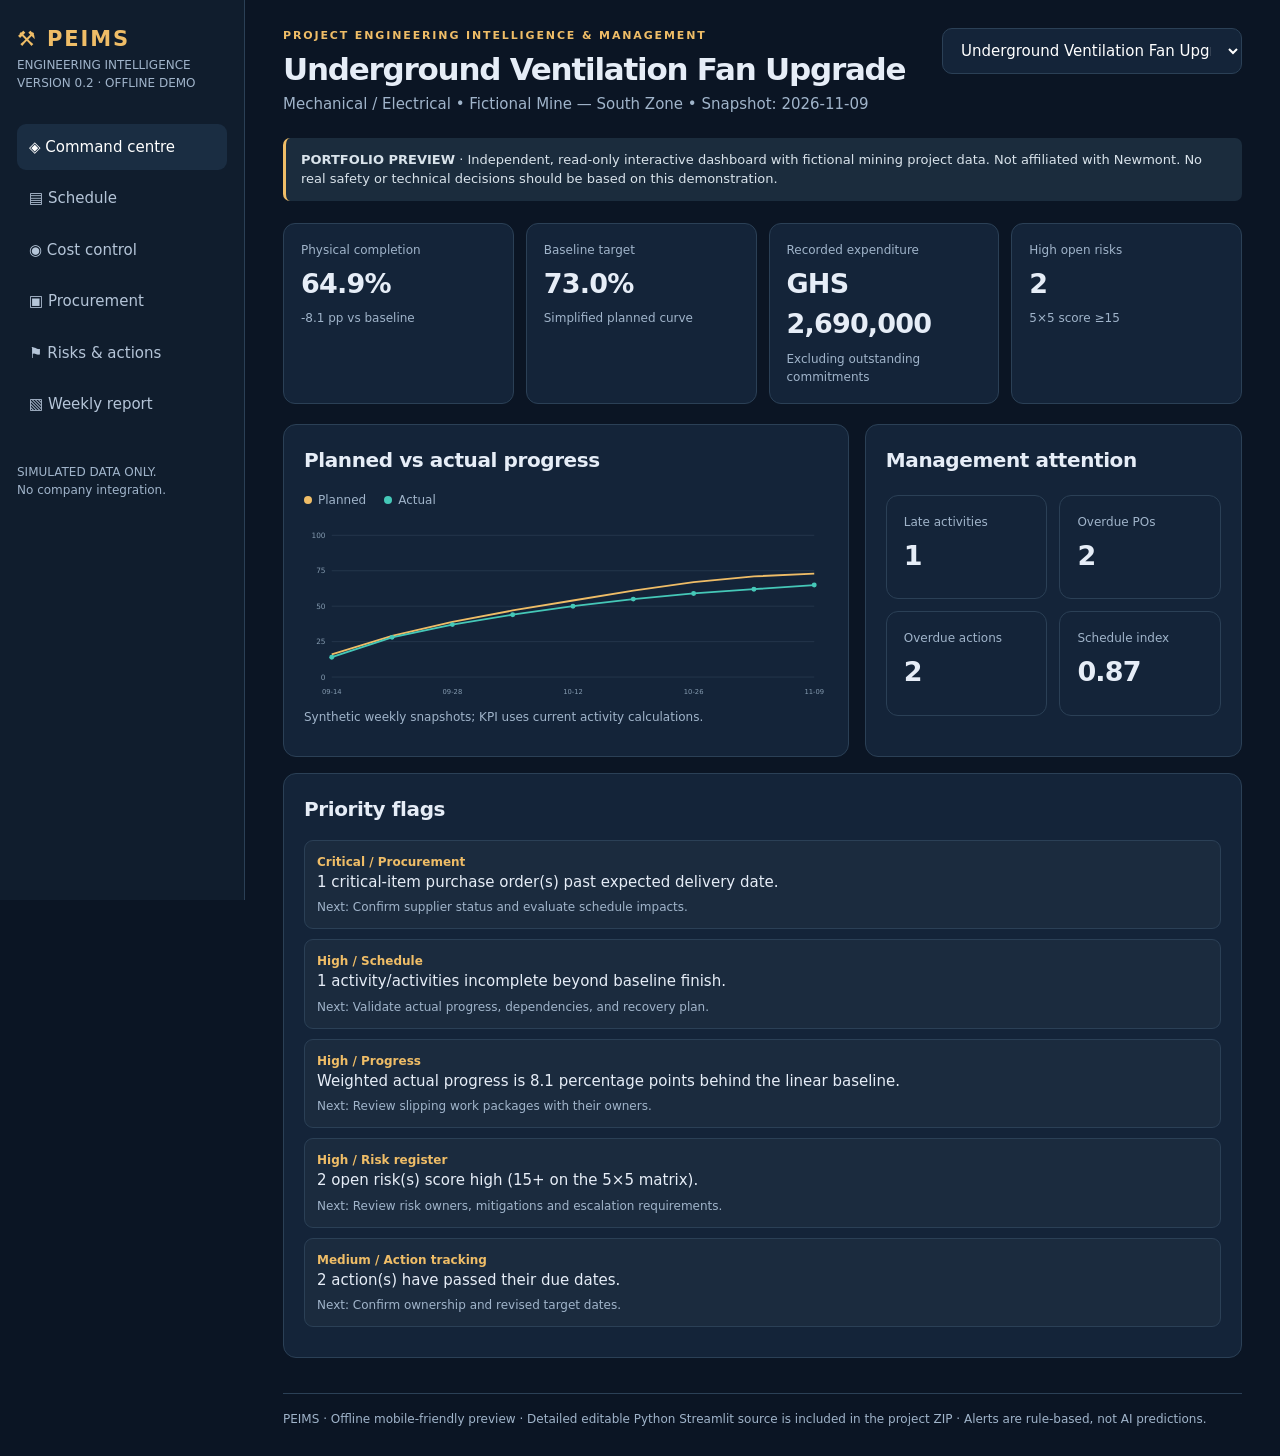
<file: index.html>
<!DOCTYPE html>
<html lang="en"><head><meta charset="utf-8"/><meta name="viewport" content="width=device-width,initial-scale=1"/><title>PEIMS | Offline Dashboard Preview</title>
<style>
:root{--bg:#0b1524;--panel:#142439;--panel2:#1a2d42;--line:#2b4056;--text:#e6edf7;--muted:#a0b4ca;--gold:#efbd67;--teal:#45c8b8;--rose:#f07e79}
*{box-sizing:border-box}body{margin:0;background:var(--bg);color:var(--text);font:15px/1.5 system-ui,-apple-system,Segoe UI,Arial}button,select{font:inherit}button{cursor:pointer}
.wrapper{display:flex;min-height:100vh}.side{background:#101d2d;border-right:1px solid var(--line);width:245px;flex:0 0 245px;padding:24px 17px;position:sticky;top:0;align-self:flex-start;height:100vh}.brand{font-size:21px;font-weight:850;letter-spacing:.09em;color:var(--gold)}.small{font-size:12px;color:var(--muted)}.nav{margin-top:32px;display:grid;gap:5px}.nav button{border:0;border-radius:9px;padding:12px;text-align:left;color:#b5c5d8;background:transparent}.nav button:hover,.nav button.active{background:var(--panel2);color:white}.main{padding:28px 38px;flex:1;min-width:0;max-width:1500px}.eyebrow{font-size:11px;letter-spacing:.17em;color:var(--gold);font-weight:850}.header{display:flex;align-items:flex-start;justify-content:space-between;gap:20px;flex-wrap:wrap}h1{font-size:31px;margin:6px 0 2px;letter-spacing:-.04em;line-height:1.18}h2{font-size:20px;letter-spacing:-.02em;margin:0 0 16px}h3{font-size:16px;margin:0 0 12px}.description{color:var(--muted);margin:6px 0 0}.selector{background:var(--panel);color:white;border:1px solid var(--line);padding:12px 14px;border-radius:10px;max-width:300px}.notice{padding:12px 15px;background:#1b2c3d;border-left:3px solid var(--gold);color:#d9e3eb;border-radius:7px;margin:22px 0;font-size:13px}.stats{display:grid;grid-template-columns:repeat(4,minmax(0,1fr));gap:12px;margin:20px 0}.stat{background:var(--panel);border:1px solid var(--line);padding:17px;border-radius:12px;min-width:0}.stat .label{font-size:12px;color:var(--muted)}.stat .value{font-size:27px;font-weight:800;margin:5px 0;letter-spacing:-.03em}.stat .foot{color:var(--muted);font-size:12px}.grid{display:grid;grid-template-columns:minmax(0,1.5fr) minmax(280px,1fr);gap:16px;margin-top:16px}.panel{background:var(--panel);border:1px solid var(--line);border-radius:13px;padding:20px;min-width:0}.panel + .panel{margin:0}.chart{width:100%;height:auto}.legend{display:flex;gap:18px;color:var(--muted);font-size:12px;margin-bottom:14px}.dot{display:inline-block;width:8px;height:8px;border-radius:9px;margin-right:6px}.alert{border:1px solid var(--line);background:#1b2b3e;border-radius:9px;padding:12px;margin-bottom:10px}.alert .sev{color:var(--gold);font-weight:750;font-size:12px}.alert .hint{color:var(--muted);font-size:12px;margin-top:5px}.barrow{display:grid;grid-template-columns:minmax(140px,1.5fr) minmax(130px,2fr) 72px;gap:14px;align-items:center;border-bottom:1px solid var(--line);padding:12px 0;font-size:13px}.bars{position:relative;display:grid;gap:3px}.track{height:8px;border-radius:8px;background:#253950;overflow:hidden}.fill{height:100%;border-radius:8px}.fill.gold{background:var(--gold)}.fill.teal{background:var(--teal)}.num{color:var(--muted);font-variant-numeric:tabular-nums;text-align:right}.table-scroll{overflow:auto}.data-table{border-collapse:collapse;width:100%;font-size:13px;min-width:700px}.data-table th{text-align:left;font-size:11px;text-transform:uppercase;letter-spacing:.06em;color:var(--muted);background:#1a2b40;padding:12px}.data-table td{padding:12px;border-bottom:1px solid var(--line);vertical-align:top}.badge{display:inline-block;padding:3px 8px;border-radius:6px;background:#294655;font-size:12px}.badge.bad{background:#513438;color:#ffc0b7}.badge.warn{background:#534427;color:#ffe0a4}.button{padding:11px 16px;border:1px solid #d7ac68;color:#172131;background:#e5b86d;border-radius:9px;font-weight:750}.report{white-space:pre-wrap;color:#ccd9e6;font:13px/1.65 ui-monospace,SFMono-Regular,Consolas,monospace;max-height:650px;overflow:auto}.footer{font-size:12px;color:var(--muted);border-top:1px solid var(--line);margin-top:35px;padding-top:16px}.mobiletabs{display:none}
@media(max-width:1000px){.side{width:195px;flex-basis:195px}.main{padding:22px}.stats{grid-template-columns:repeat(2,minmax(0,1fr))}.grid{grid-template-columns:1fr}}
@media(max-width:650px){.wrapper{display:block}.side{display:none}.main{padding:20px 14px}.stats{gap:9px}.stat{padding:13px}.stat .value{font-size:22px}.header{display:block}.header select{margin-top:15px;width:100%;max-width:none}.mobiletabs{display:flex;gap:8px;overflow:auto;margin:18px 0}.mobiletabs button{padding:9px 12px;white-space:nowrap;border-radius:8px;background:var(--panel);color:var(--text);border:1px solid var(--line)}.mobiletabs button.active{border-color:var(--gold);color:var(--gold)}.barrow{grid-template-columns:1fr 1fr 55px;gap:8px;font-size:11px}h1{font-size:26px}}
</style></head><body><div class="wrapper"><aside class="side"><div class="brand">⚒ PEIMS</div><div class="small">ENGINEERING INTELLIGENCE<br>VERSION 0.2 · OFFLINE DEMO</div><nav class="nav" id="desktopNav"></nav><div class="small" style="margin-top:35px">SIMULATED DATA ONLY.<br>No company integration.</div></aside><main class="main"><header class="header"><div><div class="eyebrow">PROJECT ENGINEERING INTELLIGENCE & MANAGEMENT</div><h1 id="projectName">Project overview</h1><p class="description" id="projectDesc"></p></div><select id="projectSelect" class="selector" aria-label="Choose project"></select></header><div class="notice"><b>PORTFOLIO PREVIEW</b> · Independent, read-only interactive dashboard with fictional mining project data. Not affiliated with Newmont. No real safety or technical decisions should be based on this demonstration.</div><nav class="mobiletabs" id="mobileNav"></nav><div id="content"></div><footer class="footer">PEIMS · Offline mobile-friendly preview · Detailed editable Python Streamlit source is included in the project ZIP · Alerts are rule-based, not AI predictions.</footer></main></div><script>
const PROJECTS={"UGV-001": {"info": {"project_id": "UGV-001", "project_name": "Underground Ventilation Fan Upgrade", "type": "Mechanical / Electrical", "location": "Fictional Mine — South Zone", "manager": "Project Engineer (Demo)", "snapshot_date": "2026-11-09", "currency": "GHS"}, "kpi": {"budget": 4250000.0, "actual_cost": 2690000.0, "committed_cost": 612000.0, "earned_value": 2585000.0, "planned_value": 2986200.0, "remaining_budget": 1560000.0, "cost_variance": -105000.0, "schedule_variance_value": -401200.0, "cpi": 0.9609665427509294, "spi": 0.865648650458777, "actual_pct": 64.9, "planned_pct": 72.991, "progress_gap": -8.090999999999994, "late_activities": 1, "slipping_activities": 3, "overdue_po": 2, "critical_overdue_po": 1, "open_high_risks": 2, "overdue_actions": 2}, "alerts": [{"severity": "Critical", "area": "Procurement", "message": "1 critical-item purchase order(s) past expected delivery date.", "next": "Confirm supplier status and evaluate schedule impacts."}, {"severity": "High", "area": "Schedule", "message": "1 activity/activities incomplete beyond baseline finish.", "next": "Validate actual progress, dependencies, and recovery plan."}, {"severity": "High", "area": "Progress", "message": "Weighted actual progress is 8.1 percentage points behind the linear baseline.", "next": "Review slipping work packages with their owners."}, {"severity": "High", "area": "Risk register", "message": "2 open risk(s) score high (15+ on the 5×5 matrix).", "next": "Review risk owners, mitigations and escalation requirements."}, {"severity": "Medium", "area": "Action tracking", "message": "2 action(s) have passed their due dates.", "next": "Confirm ownership and revised target dates."}], "report": "# PEIMS | Weekly Project Controls Report\n\n**Project:** Underground Ventilation Fan Upgrade\n**Reporting snapshot:** 09 November 2026\n**Location:** Fictional Mine — South Zone\n**Data classification:** FICTIONAL DEMONSTRATION DATA — not an official mine report\n\n## Executive overview\n- Weighted physical progress: **64.9%** actual vs **73.0%** baseline (gap **-8.1 percentage points**).\n- Approved baseline budget: **GHS 4,250,000**; recorded actual costs: **GHS 2,690,000**.\n- Earned value (EV): **GHS 2,585,000**; planned value (PV): **GHS 2,986,200**.\n- CPI: **0.96**; SPI: **0.87**.\n\n## Priority flags (rule-based)\n- **Critical | Procurement** — 1 critical-item purchase order(s) past expected delivery date. **Suggested follow-up:** Confirm supplier status and evaluate schedule impacts.\n- **High | Schedule** — 1 activity/activities incomplete beyond baseline finish. **Suggested follow-up:** Validate actual progress, dependencies, and recovery plan.\n- **High | Progress** — Weighted actual progress is 8.1 percentage points behind the linear baseline. **Suggested follow-up:** Review slipping work packages with their owners.\n- **High | Risk register** — 2 open risk(s) score high (15+ on the 5×5 matrix). **Suggested follow-up:** Review risk owners, mitigations and escalation requirements.\n- **Medium | Action tracking** — 2 action(s) have passed their due dates. **Suggested follow-up:** Confirm ownership and revised target dates.\n\n## Activities requiring attention\n- V05 — Mechanical fan installation: 40% actual vs 61% planned (-20.9 pp); owner Mechanical Contractor.\n- V03 — Main fan package procurement: 85% actual vs 100% planned (-15.0 pp); owner Procurement Lead.\n- V06 — Cable containment and cabling: 60% actual vs 74% planned (-13.8 pp); owner Electrical Contractor.\n\n## Critical deliveries outstanding\n- VPO-103 — Instrumentation and sensors: 5 day(s) past expected date; critical=No.\n- VPO-101 — Ventilation fan rotor and housing: 4 day(s) past expected date; critical=Yes.\n\n## Open high risks and overdue actions\n- Risk VR01 (score 20): Main fan shipment may delay mechanical installation — Confirm shipping milestones and evaluate approved resequencing\n- Risk VR03 (score 15): Restricted underground work access — Coordinate permits and approved access plan\n- Overdue action VA01: Obtain confirmed fan delivery evidence (owner: Procurement Lead).\n- Overdue action VA03: Approve instrumentation termination drawings (owner: Electrical Engineer).\n\n## Methodology and caveats\n- Planned physical progress assumes linear completion between each activity's baseline start and finish; production schedules normally require approved time-phased progress curves.\n- Overall physical progress is weighted by activity weight, while EV and PV are weighted by baseline budget; these measures can differ.\n- EV = sum(activity budget × actual completion fraction). PV = sum(activity budget × planned completion fraction). AC = sum recorded actual costs.\n- CPI = EV / AC and SPI = EV / PV. These ratios depend on the accuracy of input progress and cost records.\n- Alerts are deterministic threshold checks, not AI predictions or safety approvals.\n- Verify data, field conditions, controls and decisions with authorized personnel before any operational use.\n", "activities": [{"activity_id": "V01", "project_id": "UGV-001", "wbs": 1.1, "activity": "Engineering design review", "owner": "Design Team", "start_date": "2026-08-20T00:00:00.000", "finish_date": "2026-09-05T00:00:00.000", "weight": 8, "actual_pct": 100, "baseline_budget": 250000, "actual_cost": 245000, "committed_cost": 0, "planned_pct": 100.0, "variance_pp": 0.0, "earned_value": 250000.0, "planned_value": 250000.0, "is_late": false, "is_at_risk": false}, {"activity_id": "V02", "project_id": "UGV-001", "wbs": 1.2, "activity": "Survey and concrete foundations", "owner": "Civil Contractor", "start_date": "2026-08-26T00:00:00.000", "finish_date": "2026-09-25T00:00:00.000", "weight": 15, "actual_pct": 100, "baseline_budget": 480000, "actual_cost": 505000, "committed_cost": 12000, "planned_pct": 100.0, "variance_pp": 0.0, "earned_value": 480000.0, "planned_value": 480000.0, "is_late": false, "is_at_risk": false}, {"activity_id": "V03", "project_id": "UGV-001", "wbs": 2.1, "activity": "Main fan package procurement", "owner": "Procurement Lead", "start_date": "2026-08-25T00:00:00.000", "finish_date": "2026-10-25T00:00:00.000", "weight": 22, "actual_pct": 85, "baseline_budget": 1100000, "actual_cost": 900000, "committed_cost": 100000, "planned_pct": 100.0, "variance_pp": -15.0, "earned_value": 935000.0, "planned_value": 1100000.0, "is_late": true, "is_at_risk": true}, {"activity_id": "V04", "project_id": "UGV-001", "wbs": 2.2, "activity": "MCC and electrical design", "owner": "Electrical Engineer", "start_date": "2026-09-05T00:00:00.000", "finish_date": "2026-09-30T00:00:00.000", "weight": 10, "actual_pct": 100, "baseline_budget": 300000, "actual_cost": 320000, "committed_cost": 0, "planned_pct": 100.0, "variance_pp": 0.0, "earned_value": 300000.0, "planned_value": 300000.0, "is_late": false, "is_at_risk": false}, {"activity_id": "V05", "project_id": "UGV-001", "wbs": 3.1, "activity": "Mechanical fan installation", "owner": "Mechanical Contractor", "start_date": "2026-10-27T00:00:00.000", "finish_date": "2026-11-18T00:00:00.000", "weight": 15, "actual_pct": 40, "baseline_budget": 800000, "actual_cost": 410000, "committed_cost": 270000, "planned_pct": 60.9, "variance_pp": -20.9, "earned_value": 320000.0, "planned_value": 487200.0, "is_late": false, "is_at_risk": true}, {"activity_id": "V06", "project_id": "UGV-001", "wbs": 3.2, "activity": "Cable containment and cabling", "owner": "Electrical Contractor", "start_date": "2026-10-10T00:00:00.000", "finish_date": "2026-11-20T00:00:00.000", "weight": 12, "actual_pct": 60, "baseline_budget": 500000, "actual_cost": 310000, "committed_cost": 90000, "planned_pct": 73.8, "variance_pp": -13.8, "earned_value": 300000.0, "planned_value": 369000.0, "is_late": false, "is_at_risk": true}, {"activity_id": "V07", "project_id": "UGV-001", "wbs": 3.3, "activity": "Protection and controls integration", "owner": "Controls Team", "start_date": "2026-11-10T00:00:00.000", "finish_date": "2026-12-05T00:00:00.000", "weight": 9, "actual_pct": 0, "baseline_budget": 420000, "actual_cost": 0, "committed_cost": 140000, "planned_pct": 0.0, "variance_pp": 0.0, "earned_value": 0.0, "planned_value": 0.0, "is_late": false, "is_at_risk": false}, {"activity_id": "V08", "project_id": "UGV-001", "wbs": 4.1, "activity": "Integrated testing and commissioning", "owner": "Commissioning Lead", "start_date": "2026-12-06T00:00:00.000", "finish_date": "2026-12-16T00:00:00.000", "weight": 6, "actual_pct": 0, "baseline_budget": 280000, "actual_cost": 0, "committed_cost": 0, "planned_pct": 0.0, "variance_pp": 0.0, "earned_value": 0.0, "planned_value": 0.0, "is_late": false, "is_at_risk": false}, {"activity_id": "V09", "project_id": "UGV-001", "wbs": 4.2, "activity": "Operator training and handover", "owner": "Operations Representative", "start_date": "2026-12-17T00:00:00.000", "finish_date": "2026-12-22T00:00:00.000", "weight": 3, "actual_pct": 0, "baseline_budget": 120000, "actual_cost": 0, "committed_cost": 0, "planned_pct": 0.0, "variance_pp": 0.0, "earned_value": 0.0, "planned_value": 0.0, "is_late": false, "is_at_risk": false}], "procurement": [{"po_id": "VPO-101", "project_id": "UGV-001", "item": "Ventilation fan rotor and housing", "supplier": "Vendor A (fictional)", "expected_date": "2026-11-05T00:00:00.000", "received_date": null, "po_value": 860000, "critical": "Yes", "status": "In transit", "received": false, "overdue": true, "days_late": 4}, {"po_id": "VPO-102", "project_id": "UGV-001", "item": "Motor control centre", "supplier": "Vendor B (fictional)", "expected_date": "2026-10-15T00:00:00.000", "received_date": "2026-10-14T00:00:00.000", "po_value": 290000, "critical": "Yes", "status": "Received", "received": true, "overdue": false, "days_late": 0}, {"po_id": "VPO-103", "project_id": "UGV-001", "item": "Instrumentation and sensors", "supplier": "Vendor C (fictional)", "expected_date": "2026-11-04T00:00:00.000", "received_date": null, "po_value": 90000, "critical": "No", "status": "In transit", "received": false, "overdue": true, "days_late": 5}, {"po_id": "VPO-104", "project_id": "UGV-001", "item": "Protection relay panel", "supplier": "Vendor D (fictional)", "expected_date": "2026-11-19T00:00:00.000", "received_date": null, "po_value": 185000, "critical": "Yes", "status": "Ordered", "received": false, "overdue": false, "days_late": 0}, {"po_id": "VPO-105", "project_id": "UGV-001", "item": "Spare drive belts and coupling", "supplier": "Vendor E (fictional)", "expected_date": "2026-11-22T00:00:00.000", "received_date": null, "po_value": 45000, "critical": "No", "status": "Ordered", "received": false, "overdue": false, "days_late": 0}], "risks": [{"risk_id": "VR01", "project_id": "UGV-001", "risk": "Main fan shipment may delay mechanical installation", "category": "Schedule", "probability": 4, "impact": 5, "owner": "Procurement Lead", "mitigation": "Confirm shipping milestones and evaluate approved resequencing", "status": "Open", "score": 20, "open": true, "level": "High"}, {"risk_id": "VR02", "project_id": "UGV-001", "risk": "Electrical interface mismatch during commissioning", "category": "Technical", "probability": 3, "impact": 4, "owner": "Electrical Engineer", "mitigation": "Conduct interface review with OEM and commissioning team", "status": "Open", "score": 12, "open": true, "level": "Medium"}, {"risk_id": "VR03", "project_id": "UGV-001", "risk": "Restricted underground work access", "category": "HSE / Access", "probability": 3, "impact": 5, "owner": "Site Superintendent", "mitigation": "Coordinate permits and approved access plan", "status": "Open", "score": 15, "open": true, "level": "High"}, {"risk_id": "VR04", "project_id": "UGV-001", "risk": "Foundation acceptance documentation outstanding", "category": "Quality", "probability": 2, "impact": 3, "owner": "Civil Contractor", "mitigation": "Close punch list with authorized inspector", "status": "Closed", "score": 6, "open": false, "level": "Low"}], "actions": [{"action_id": "VA01", "project_id": "UGV-001", "action": "Obtain confirmed fan delivery evidence", "owner": "Procurement Lead", "due_date": "2026-11-06T00:00:00.000", "priority": "High", "status": "Open", "source": "Supplier review", "closed": false, "overdue": true}, {"action_id": "VA02", "project_id": "UGV-001", "action": "Validate mechanical installation recovery plan", "owner": "Project Engineer", "due_date": "2026-11-10T00:00:00.000", "priority": "High", "status": "In progress", "source": "Weekly meeting", "closed": false, "overdue": false}, {"action_id": "VA03", "project_id": "UGV-001", "action": "Approve instrumentation termination drawings", "owner": "Electrical Engineer", "due_date": "2026-11-07T00:00:00.000", "priority": "Medium", "status": "Open", "source": "Design review", "closed": false, "overdue": true}, {"action_id": "VA04", "project_id": "UGV-001", "action": "Close MCC factory acceptance checklist", "owner": "Commissioning Lead", "due_date": "2026-11-04T00:00:00.000", "priority": "Medium", "status": "Closed", "source": "FAT", "closed": true, "overdue": false}, {"action_id": "VA05", "project_id": "UGV-001", "action": "Review underground work permit interface", "owner": "Site Superintendent", "due_date": "2026-11-12T00:00:00.000", "priority": "High", "status": "Open", "source": "HSE coordination", "closed": false, "overdue": false}], "history": [{"project_id": "UGV-001", "week_ending": "2026-09-14T00:00:00.000", "planned_pct": 16.0, "actual_pct": 14.0}, {"project_id": "UGV-001", "week_ending": "2026-09-21T00:00:00.000", "planned_pct": 29.0, "actual_pct": 28.0}, {"project_id": "UGV-001", "week_ending": "2026-09-28T00:00:00.000", "planned_pct": 39.0, "actual_pct": 37.0}, {"project_id": "UGV-001", "week_ending": "2026-10-05T00:00:00.000", "planned_pct": 47.0, "actual_pct": 44.0}, {"project_id": "UGV-001", "week_ending": "2026-10-12T00:00:00.000", "planned_pct": 54.0, "actual_pct": 50.0}, {"project_id": "UGV-001", "week_ending": "2026-10-19T00:00:00.000", "planned_pct": 61.0, "actual_pct": 55.0}, {"project_id": "UGV-001", "week_ending": "2026-10-26T00:00:00.000", "planned_pct": 67.0, "actual_pct": 59.0}, {"project_id": "UGV-001", "week_ending": "2026-11-02T00:00:00.000", "planned_pct": 71.0, "actual_pct": 62.0}, {"project_id": "UGV-001", "week_ending": "2026-11-09T00:00:00.000", "planned_pct": 73.0, "actual_pct": 64.9}]}, "DWP-002": {"info": {"project_id": "DWP-002", "project_name": "Dewatering Pump Station Upgrade", "type": "Electrical / Civil", "location": "Fictional Mine — East Zone", "manager": "Project Engineer (Demo)", "snapshot_date": "2026-11-09", "currency": "GHS"}, "kpi": {"budget": 2910000.0, "actual_cost": 1635000.0, "committed_cost": 540000.0, "earned_value": 1613500.0, "planned_value": 1834280.0, "remaining_budget": 1275000.0, "cost_variance": -21500.0, "schedule_variance_value": -220780.0, "cpi": 0.9868501529051987, "spi": 0.8796366966875286, "actual_pct": 58.7, "planned_pct": 65.63999999999999, "progress_gap": -6.9399999999999835, "late_activities": 0, "slipping_activities": 3, "overdue_po": 1, "critical_overdue_po": 1, "open_high_risks": 1, "overdue_actions": 1}, "alerts": [{"severity": "Critical", "area": "Procurement", "message": "1 critical-item purchase order(s) past expected delivery date.", "next": "Confirm supplier status and evaluate schedule impacts."}, {"severity": "High", "area": "Progress", "message": "Weighted actual progress is 6.9 percentage points behind the linear baseline.", "next": "Review slipping work packages with their owners."}, {"severity": "High", "area": "Risk register", "message": "1 open risk(s) score high (15+ on the 5×5 matrix).", "next": "Review risk owners, mitigations and escalation requirements."}, {"severity": "Medium", "area": "Action tracking", "message": "1 action(s) have passed their due dates.", "next": "Confirm ownership and revised target dates."}], "report": "# PEIMS | Weekly Project Controls Report\n\n**Project:** Dewatering Pump Station Upgrade\n**Reporting snapshot:** 09 November 2026\n**Location:** Fictional Mine — East Zone\n**Data classification:** FICTIONAL DEMONSTRATION DATA — not an official mine report\n\n## Executive overview\n- Weighted physical progress: **58.7%** actual vs **65.6%** baseline (gap **-6.9 percentage points**).\n- Approved baseline budget: **GHS 2,910,000**; recorded actual costs: **GHS 1,635,000**.\n- Earned value (EV): **GHS 1,613,500**; planned value (PV): **GHS 1,834,280**.\n- CPI: **0.99**; SPI: **0.88**.\n\n## Priority flags (rule-based)\n- **Critical | Procurement** — 1 critical-item purchase order(s) past expected delivery date. **Suggested follow-up:** Confirm supplier status and evaluate schedule impacts.\n- **High | Progress** — Weighted actual progress is 6.9 percentage points behind the linear baseline. **Suggested follow-up:** Review slipping work packages with their owners.\n- **High | Risk register** — 1 open risk(s) score high (15+ on the 5×5 matrix). **Suggested follow-up:** Review risk owners, mitigations and escalation requirements.\n- **Medium | Action tracking** — 1 action(s) have passed their due dates. **Suggested follow-up:** Confirm ownership and revised target dates.\n\n## Activities requiring attention\n- D05 — Electrical feeder design: 70% actual vs 90% planned (-20.0 pp); owner Electrical Engineer.\n- D03 — Pump and motor procurement: 75% actual vs 91% planned (-15.6 pp); owner Procurement Lead.\n- D04 — Sump excavation and civil works: 55% actual vs 66% planned (-10.6 pp); owner Civil Contractor.\n\n## Critical deliveries outstanding\n- DPO-201 — Duty pump and motor package: 2 day(s) past expected date; critical=Yes.\n\n## Open high risks and overdue actions\n- Risk DR01 (score 16): Pump package late at site — Confirm delivery, unloading arrangements and contingencies\n- Overdue action DA01: Verify pump motor supplier dispatch date (owner: Procurement Lead).\n\n## Methodology and caveats\n- Planned physical progress assumes linear completion between each activity's baseline start and finish; production schedules normally require approved time-phased progress curves.\n- Overall physical progress is weighted by activity weight, while EV and PV are weighted by baseline budget; these measures can differ.\n- EV = sum(activity budget × actual completion fraction). PV = sum(activity budget × planned completion fraction). AC = sum recorded actual costs.\n- CPI = EV / AC and SPI = EV / PV. These ratios depend on the accuracy of input progress and cost records.\n- Alerts are deterministic threshold checks, not AI predictions or safety approvals.\n- Verify data, field conditions, controls and decisions with authorized personnel before any operational use.\n", "activities": [{"activity_id": "D01", "project_id": "DWP-002", "wbs": 1.1, "activity": "Detailed pump system design", "owner": "Design Team", "start_date": "2026-10-01T00:00:00.000", "finish_date": "2026-10-15T00:00:00.000", "weight": 12, "actual_pct": 100, "baseline_budget": 200000, "actual_cost": 190000, "committed_cost": 0, "planned_pct": 100.0, "variance_pp": 0.0, "earned_value": 200000.0, "planned_value": 200000.0, "is_late": false, "is_at_risk": false}, {"activity_id": "D02", "project_id": "DWP-002", "wbs": 1.2, "activity": "Hydrological and survey verification", "owner": "Technical Team", "start_date": "2026-10-03T00:00:00.000", "finish_date": "2026-10-20T00:00:00.000", "weight": 8, "actual_pct": 100, "baseline_budget": 180000, "actual_cost": 205000, "committed_cost": 0, "planned_pct": 100.0, "variance_pp": 0.0, "earned_value": 180000.0, "planned_value": 180000.0, "is_late": false, "is_at_risk": false}, {"activity_id": "D03", "project_id": "DWP-002", "wbs": 2.1, "activity": "Pump and motor procurement", "owner": "Procurement Lead", "start_date": "2026-10-12T00:00:00.000", "finish_date": "2026-11-12T00:00:00.000", "weight": 28, "actual_pct": 75, "baseline_budget": 850000, "actual_cost": 620000, "committed_cost": 170000, "planned_pct": 90.6, "variance_pp": -15.6, "earned_value": 637500.0, "planned_value": 770100.0, "is_late": false, "is_at_risk": true}, {"activity_id": "D04", "project_id": "DWP-002", "wbs": 3.1, "activity": "Sump excavation and civil works", "owner": "Civil Contractor", "start_date": "2026-10-20T00:00:00.000", "finish_date": "2026-11-20T00:00:00.000", "weight": 20, "actual_pct": 55, "baseline_budget": 700000, "actual_cost": 410000, "committed_cost": 170000, "planned_pct": 65.6, "variance_pp": -10.6, "earned_value": 385000.0, "planned_value": 459199.9999999999, "is_late": false, "is_at_risk": true}, {"activity_id": "D05", "project_id": "DWP-002", "wbs": 3.2, "activity": "Electrical feeder design", "owner": "Electrical Engineer", "start_date": "2026-11-01T00:00:00.000", "finish_date": "2026-11-10T00:00:00.000", "weight": 7, "actual_pct": 70, "baseline_budget": 220000, "actual_cost": 130000, "committed_cost": 60000, "planned_pct": 90.0, "variance_pp": -20.0, "earned_value": 154000.0, "planned_value": 198000.0, "is_late": false, "is_at_risk": true}, {"activity_id": "D06", "project_id": "DWP-002", "wbs": 3.3, "activity": "Rising main pipework installation", "owner": "Mechanical Contractor", "start_date": "2026-11-08T00:00:00.000", "finish_date": "2026-12-05T00:00:00.000", "weight": 12, "actual_pct": 15, "baseline_budget": 380000, "actual_cost": 80000, "committed_cost": 100000, "planned_pct": 7.1, "variance_pp": 7.9, "earned_value": 57000.0, "planned_value": 26980.0, "is_late": false, "is_at_risk": false}, {"activity_id": "D07", "project_id": "DWP-002", "wbs": 4.1, "activity": "SCADA and controls integration", "owner": "Controls Team", "start_date": "2026-11-20T00:00:00.000", "finish_date": "2026-12-12T00:00:00.000", "weight": 6, "actual_pct": 0, "baseline_budget": 200000, "actual_cost": 0, "committed_cost": 40000, "planned_pct": 0.0, "variance_pp": 0.0, "earned_value": 0.0, "planned_value": 0.0, "is_late": false, "is_at_risk": false}, {"activity_id": "D08", "project_id": "DWP-002", "wbs": 4.2, "activity": "Testing and commissioning", "owner": "Commissioning Lead", "start_date": "2026-12-13T00:00:00.000", "finish_date": "2026-12-20T00:00:00.000", "weight": 7, "actual_pct": 0, "baseline_budget": 180000, "actual_cost": 0, "committed_cost": 0, "planned_pct": 0.0, "variance_pp": 0.0, "earned_value": 0.0, "planned_value": 0.0, "is_late": false, "is_at_risk": false}], "procurement": [{"po_id": "DPO-201", "project_id": "DWP-002", "item": "Duty pump and motor package", "supplier": "Vendor F (fictional)", "expected_date": "2026-11-07T00:00:00.000", "received_date": null, "po_value": 660000, "critical": "Yes", "status": "In transit", "received": false, "overdue": true, "days_late": 2}, {"po_id": "DPO-202", "project_id": "DWP-002", "item": "Rising main pipe sections", "supplier": "Vendor G (fictional)", "expected_date": "2026-11-16T00:00:00.000", "received_date": null, "po_value": 220000, "critical": "Yes", "status": "Ordered", "received": false, "overdue": false, "days_late": 0}, {"po_id": "DPO-203", "project_id": "DWP-002", "item": "Flow and level transmitters", "supplier": "Vendor H (fictional)", "expected_date": "2026-11-24T00:00:00.000", "received_date": null, "po_value": 65000, "critical": "No", "status": "Ordered", "received": false, "overdue": false, "days_late": 0}, {"po_id": "DPO-204", "project_id": "DWP-002", "item": "LV power distribution boards", "supplier": "Vendor I (fictional)", "expected_date": "2026-11-03T00:00:00.000", "received_date": "2026-11-02T00:00:00.000", "po_value": 180000, "critical": "Yes", "status": "Received", "received": true, "overdue": false, "days_late": 0}], "risks": [{"risk_id": "DR01", "project_id": "DWP-002", "risk": "Pump package late at site", "category": "Schedule", "probability": 4, "impact": 4, "owner": "Procurement Lead", "mitigation": "Confirm delivery, unloading arrangements and contingencies", "status": "Open", "score": 16, "open": true, "level": "High"}, {"risk_id": "DR02", "project_id": "DWP-002", "risk": "Insufficient sump water handling capacity", "category": "Technical", "probability": 2, "impact": 5, "owner": "Technical Team", "mitigation": "Verify duty point and redundancy against design requirements", "status": "Open", "score": 10, "open": true, "level": "Medium"}, {"risk_id": "DR03", "project_id": "DWP-002", "risk": "Pipework access conflict", "category": "HSE / Access", "probability": 3, "impact": 3, "owner": "Site Superintendent", "mitigation": "Review access plan and coordinate work fronts", "status": "Open", "score": 9, "open": true, "level": "Medium"}, {"risk_id": "DR04", "project_id": "DWP-002", "risk": "SCADA points not finalised", "category": "Interfaces", "probability": 2, "impact": 3, "owner": "Controls Team", "mitigation": "Approve I/O list before integration", "status": "Open", "score": 6, "open": true, "level": "Low"}], "actions": [{"action_id": "DA01", "project_id": "DWP-002", "action": "Verify pump motor supplier dispatch date", "owner": "Procurement Lead", "due_date": "2026-11-08T00:00:00.000", "priority": "High", "status": "Open", "source": "Supplier review", "closed": false, "overdue": true}, {"action_id": "DA02", "project_id": "DWP-002", "action": "Review sump civil progress measurements", "owner": "Project Engineer", "due_date": "2026-11-10T00:00:00.000", "priority": "Medium", "status": "In progress", "source": "Site meeting", "closed": false, "overdue": false}, {"action_id": "DA03", "project_id": "DWP-002", "action": "Confirm electrical feeder protection settings", "owner": "Electrical Engineer", "due_date": "2026-11-12T00:00:00.000", "priority": "High", "status": "Open", "source": "Electrical review", "closed": false, "overdue": false}, {"action_id": "DA04", "project_id": "DWP-002", "action": "Approve sensor I/O list", "owner": "Controls Team", "due_date": "2026-11-14T00:00:00.000", "priority": "Medium", "status": "Open", "source": "Design review", "closed": false, "overdue": false}, {"action_id": "DA05", "project_id": "DWP-002", "action": "Close hydrological survey report", "owner": "Technical Team", "due_date": "2026-10-20T00:00:00.000", "priority": "Low", "status": "Closed", "source": "Technical", "closed": true, "overdue": false}], "history": [{"project_id": "DWP-002", "week_ending": "2026-10-12T00:00:00.000", "planned_pct": 13.0, "actual_pct": 12.0}, {"project_id": "DWP-002", "week_ending": "2026-10-19T00:00:00.000", "planned_pct": 26.0, "actual_pct": 26.0}, {"project_id": "DWP-002", "week_ending": "2026-10-26T00:00:00.000", "planned_pct": 39.0, "actual_pct": 37.0}, {"project_id": "DWP-002", "week_ending": "2026-11-02T00:00:00.000", "planned_pct": 52.0, "actual_pct": 48.0}, {"project_id": "DWP-002", "week_ending": "2026-11-09T00:00:00.000", "planned_pct": 65.6, "actual_pct": 58.7}]}};
const pages=[['overview','◈ Command centre'],['schedule','▤ Schedule'],['cost','◉ Cost control'],['procurement','▣ Procurement'],['risks','⚑ Risks & actions'],['report','▧ Weekly report']];
let project=Object.keys(PROJECTS)[0],page='overview';
const $=s=>document.querySelector(s);const esc=v=>String(v??'').replace(/[&<>"']/g,c=>({'&':'&amp;','<':'&lt;','>':'&gt;','"':'&quot;',"'":'&#39;'}[c]));
const pct=n=>Number(n||0).toFixed(1)+'%';const fmt=n=>Number(n||0).toLocaleString('en-GH',{maximumFractionDigits:0});const money=n=>PROJECTS[project].info.currency+' '+fmt(n);const day=s=>String(s||'').slice(0,10);
function card(label,value,foot=''){return `<div class="stat"><div class="label">${esc(label)}</div><div class="value">${esc(value)}</div><div class="foot">${esc(foot)}</div></div>`}
function alertCard(a){return `<div class="alert"><div class="sev">${esc(a.severity)} / ${esc(a.area)}</div><div>${esc(a.message)}</div><div class="hint">Next: ${esc(a.next)}</div></div>`}
function table(headers,rows){return `<div class="table-scroll"><table class="data-table"><thead><tr>${headers.map(h=>`<th>${esc(h)}</th>`).join('')}</tr></thead><tbody>${rows.map(row=>`<tr>${row.map(v=>`<td>${v}</td>`).join('')}</tr>`).join('')}</tbody></table></div>`}
function lineChart(hist){let w=850,h=290,left=45,top=20,bottom=40,right=22,x=i=>left+i*(w-left-right)/Math.max(hist.length-1,1),y=v=>top+(100-v)*(h-top-bottom)/100;
let grid=[0,25,50,75,100].map(v=>`<line x1="${left}" x2="${w-right}" y1="${y(v)}" y2="${y(v)}" stroke="#2d4156"/><text x="${left-10}" y="${y(v)+4}" fill="#849aaf" text-anchor="end" font-size="12">${v}</text>`).join('');
let line=k=>hist.map((d,i)=>(i?'L':'M')+x(i)+','+y(d[k])).join(' ');
let labels=hist.map((d,i)=>i===0||i===hist.length-1||i%2===0?`<text x="${x(i)}" y="${h-13}" text-anchor="middle" fill="#849aaf" font-size="11">${day(d.week_ending).slice(5)}</text>`:'').join('');
return `<svg role="img" aria-label="Fictional planned and actual weekly progress chart" viewBox="0 0 ${w} ${h}" class="chart">${grid}<path d="${line('planned_pct')}" fill="none" stroke="#efbd67" stroke-width="3"/><path d="${line('actual_pct')}" fill="none" stroke="#45c8b8" stroke-width="3"/>${hist.map((d,i)=>`<circle cx="${x(i)}" cy="${y(d.actual_pct)}" r="4" fill="#45c8b8"/>`).join('')}${labels}</svg>`}
function overview(d){let k=d.kpi;return `<div class="stats">${card('Physical completion',pct(k.actual_pct),(k.progress_gap>=0?'+':'')+k.progress_gap.toFixed(1)+' pp vs baseline')}${card('Baseline target',pct(k.planned_pct),'Simplified planned curve')}${card('Recorded expenditure',money(k.actual_cost),'Excluding outstanding commitments')}${card('High open risks',k.open_high_risks,'5×5 score ≥15')}</div><div class="grid"><div class="panel"><h2>Planned vs actual progress</h2><div class="legend"><span><i class="dot" style="background:var(--gold)"></i>Planned</span><span><i class="dot" style="background:var(--teal)"></i>Actual</span></div>${lineChart(d.history)}<div class="small">Synthetic weekly snapshots; KPI uses current activity calculations.</div></div><div class="panel"><h2>Management attention</h2><div class="stats" style="grid-template-columns:1fr 1fr">${card('Late activities',k.late_activities)}${card('Overdue POs',k.overdue_po)}${card('Overdue actions',k.overdue_actions)}${card('Schedule index',k.spi.toFixed(2))}</div></div></div><div class="panel" style="margin-top:16px"><h2>Priority flags</h2>${d.alerts.map(alertCard).join('')}</div>`}
function schedule(d){let a=d.activities.slice().sort((x,y)=>String(x.wbs).localeCompare(String(y.wbs)));return `<div class="stats">${card('Activities',a.length)}${card('Schedule progress',pct(d.kpi.actual_pct))}${card('Progress gap',d.kpi.progress_gap.toFixed(1)+' pp')}${card('SPI',d.kpi.spi.toFixed(2))}</div><div class="panel"><h2>Activity completion | baseline vs actual</h2><div class="legend"><span><i class="dot" style="background:var(--gold)"></i>Planned</span><span><i class="dot" style="background:var(--teal)"></i>Actual</span></div>${a.map(x=>`<div class="barrow"><div>${esc(x.wbs)} · ${esc(x.activity)}</div><div class="bars"><div class="track"><div class="fill gold" style="width:${x.planned_pct}%"></div></div><div class="track"><div class="fill teal" style="width:${x.actual_pct}%"></div></div></div><div class="num">${Number(x.actual_pct).toFixed(0)}%<br>${Number(x.variance_pp)>0?'+':''}${x.variance_pp} pp</div></div>`).join('')}</div><div class="panel" style="margin-top:16px"><h2>Baseline activity register</h2>${table(['WBS','Activity','Start','Finish','Owner','Completed'],a.map(x=>[esc(x.wbs),esc(x.activity),day(x.start_date),day(x.finish_date),esc(x.owner),pct(x.actual_pct)]))}</div>`}
function costs(d){let k=d.kpi;let pairs=[['Planned value',k.planned_value,'gold'],['Earned value',k.earned_value,'teal'],['Actual cost',k.actual_cost,'gold']];let mx=Math.max(...pairs.map(a=>a[1]));return `<div class="stats">${card('Budget at completion',money(k.budget))}${card('Actual cost',money(k.actual_cost))}${card('Earned value',money(k.earned_value))}${card('Cost index (CPI)',k.cpi.toFixed(2))}</div><div class="grid"><div class="panel"><h2>Earned value comparison</h2>${pairs.map(([label,v,c])=>`<div style="margin:15px 0"><div style="display:flex;justify-content:space-between"><span>${esc(label)}</span><b>${money(v)}</b></div><div class="track" style="height:18px;margin-top:7px"><div class="fill ${c}" style="width:${100*v/mx}%"></div></div></div>`).join('')}</div><div class="panel"><h2>Project signals</h2>${card('Cost variance (EV − AC)',money(k.cost_variance))}<div style="height:10px"></div>${card('Schedule variance (EV − PV)',money(k.schedule_variance_value))}<div style="height:10px"></div>${card('Outstanding commitments',money(k.committed_cost))}</div></div><div class="panel" style="margin-top:16px"><h2>Cost package comparison</h2>${table(['Work package','Budget','Actual cost','Earned value'],d.activities.map(x=>[esc(x.activity),money(x.baseline_budget),money(x.actual_cost),money(x.earned_value)]))}<div class="small" style="margin-top:12px">Baseline progress is linear by activity; use approved time-phased curves for actual control.</div></div>`}
function procurement(d){let p=d.procurement,over=p.filter(x=>x.overdue);return `<div class="stats">${card('Purchase orders',p.length)}${card('Open orders',p.filter(x=>!x.received).length)}${card('Overdue orders',over.length)}${card('Critical overdue',d.kpi.critical_overdue_po)}</div><div class="panel"><h2>Delivery exceptions</h2>${over.length?over.map(x=>alertCard({severity:x.critical==='Yes'?'Critical':'Medium',area:x.po_id,message:x.item+' — '+x.days_late+' day(s) overdue',next:'Verify shipping and schedule impacts with '+x.supplier})).join(''):'No overdue deliveries'}</div><div class="panel" style="margin-top:16px"><h2>Purchase order tracker</h2>${table(['PO','Item','Supplier','Expected','Status','Value','Critical'],p.map(x=>[esc(x.po_id),esc(x.item),esc(x.supplier),day(x.expected_date),`<span class="badge ${x.overdue?'bad':''}">${esc(x.status)}</span>`,money(x.po_value),esc(x.critical)]))}</div>`}
function risks(d){return `<div class="stats">${card('Open risks',d.risks.filter(x=>x.open).length)}${card('High risks',d.kpi.open_high_risks)}${card('Overdue actions',d.kpi.overdue_actions)}${card('Total actions',d.actions.length)}</div><div class="panel"><h2>Risk register</h2>${table(['ID','Risk','Score','Level','Owner','Mitigation'],d.risks.map(x=>[esc(x.risk_id),esc(x.risk),x.score,`<span class="badge ${x.level==='High'?'bad':'warn'}">${esc(x.level)}</span>`,esc(x.owner),esc(x.mitigation)]))}</div><div class="panel" style="margin-top:16px"><h2>Action tracker</h2>${table(['ID','Action','Owner','Due','Priority','Status'],d.actions.map(x=>[esc(x.action_id),esc(x.action),esc(x.owner),day(x.due_date),esc(x.priority),`<span class="badge ${x.overdue?'bad':''}">${esc(x.status)}</span>`]))}</div>`}
function report(d){return `<div class="panel"><h2>Downloadable weekly report</h2><p class="small">Generated from the same synthetic project registers. Manual review required. This is not AI-generated.</p><p><button class="button" onclick="downloadReport()">Download .md report</button></p><div class="report">${esc(d.report)}</div></div>`}
function downloadReport(){let d=PROJECTS[project],blob=new Blob([d.report],{type:'text/markdown;charset=utf-8'}),url=URL.createObjectURL(blob),a=document.createElement('a');a.href=url;a.download='PEIMS_weekly_report_'+project+'.md';document.body.append(a);a.click();a.remove();URL.revokeObjectURL(url)}
function render(){let d=PROJECTS[project];$('#projectName').textContent=d.info.project_name;$('#projectDesc').textContent=d.info.type+'  •  '+d.info.location+'  •  Snapshot: '+d.info.snapshot_date;
  for(let nav of ['#desktopNav','#mobileNav'])$(nav).innerHTML=pages.map(([p,label])=>`<button class="${p===page?'active':''}" onclick="go('${p}')">${label}</button>`).join('');
  $('#projectSelect').value=project;
  $('#content').innerHTML=({overview,schedule,cost:costs,procurement,risks,report}[page])(d);
}
function go(p){page=p;render();window.scrollTo({top:0,behavior:'smooth'})}
function setProject(p){project=p;render()}
const s=$('#projectSelect');Object.keys(PROJECTS).forEach(p=>{let o=document.createElement('option');o.value=p;o.textContent=PROJECTS[p].info.project_name;s.append(o)});s.addEventListener('change',e=>setProject(e.target.value));render();
</script></body></html>
</file>
